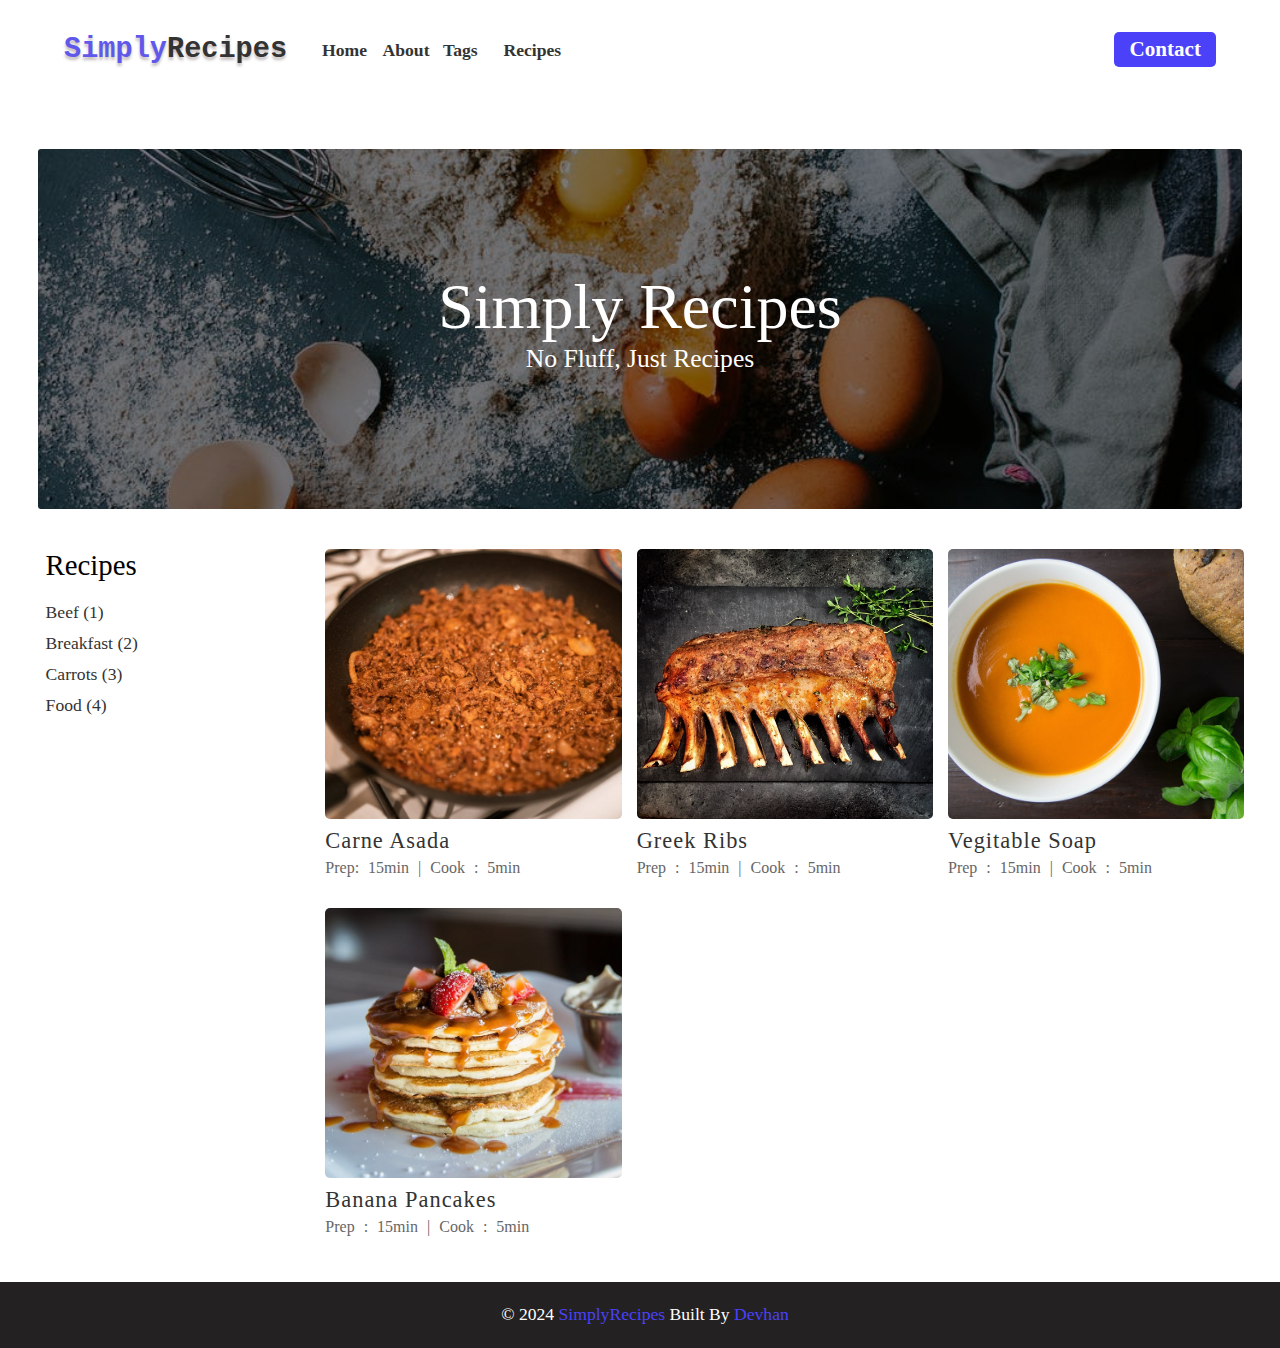
<file: simply/index.html>
<!DOCTYPE html>
<html lang="en">

<head>
    <meta charset="UTF-8">
    <meta name="viewport" content="width=device-width, initial-scale=1.0">
    <title>simply recipes</title>
    <link rel="stylesheet" href="https://cdnjs.cloudflare.com/ajax/libs/font-awesome/6.6.0/css/all.min.css" />

    <link rel="stylesheet" href="../css/nav-foot.css">
    <link rel="stylesheet" href="../css/style.css">

</head>

<body>
    <nav class="nav-bar">

        <div class="head">
            <a href="./index.html" class="logo"><span>Simply</span>Recipes</a>
            <a href="" class="btn icon"><i class="fa-sharp fa-solid fa-bars"></i>
            </a>
        </div>

        <div class="nav-links">
            <ul>
                <li><a href="./index.html">Home</a></li>
                <li><a href="./about.html">About</a></li>
                <li><a href="./tag.html">Tags</a></li>
                <li><a href="./recipes.html">Recipes</a></li>
            </ul>

            <div><a class="contact btn" href="./contact.html">Contact</a></div>
        </div>

    </nav>

    <section class="landing">
        <div class="inner-box">
            <div class="inner">
                <h1>simply recipes</h1>
                <p>no fluff, just recipes</p>
            </div>
        </div>
    </section>

    <section class="main">

        <div class="container-img">

            <a href="./single-recip.html">
                <img src="../img/recipe-1.jpeg" alt="">
                <h3>Carne Asada</h3>
                <p>Prep: 15min | Cook : 5min</p>
            </a>

            <a href="./single-recip.html">
                <img src="../img/recipe-2.jpeg" alt="">
                <h3> Greek Ribs</h3>
                <p>Prep : 15min | Cook : 5min</p>
            </a>

            <a href="./single-recip.html">
                <img src="../img/recipe-3.jpeg" alt="">

                <h3>Vegitable Soap</h3>
                <p>Prep : 15min | Cook : 5min</p>
            </a>

            <a href="./single-recip.html">
                <img src="../img/recipe-4.jpeg" alt="">
                <h3>Banana Pancakes</h3>
                <p>Prep : 15min | Cook : 5min</p>
            </a>
        </div>

        <div class="Recipes">
            <h4>Recipes</h4>
            <div class="link">
                <a href="./recipes-template.html">Beef (1)</a>
                <a href="./recipes-template.html">Breakfast (2)</a>
                <a href="./recipes-template.html">Carrots (3)</a>
                <a href="./recipes-template.html">Food (4)</a>
            </div>
        </div>
    </section>
    <footer>
        <p>
            &copy; 2024 <span>SimplyRecipes</span> Built By <span>Devhan</span>
        </p>
    </footer>
    <script>
        document.addEventListener('DOMContentLoaded', function () {
            const icon = document.querySelector('.icon');

            icon.addEventListener('click', function (e) {
                e.preventDefault();
                icon.classList.toggle('show');
                const navLinks = document.querySelector('.nav-links');
                navLinks.classList.toggle('show');
            });
            window.addEventListener('resize', function () {
                if (window.innerWidth >= 992) {
                    const navLinks = document.querySelector('.nav-links');
                    navLinks.classList.remove('show');

                }
            });
        });
    </script>

</body>

</html>
</file>
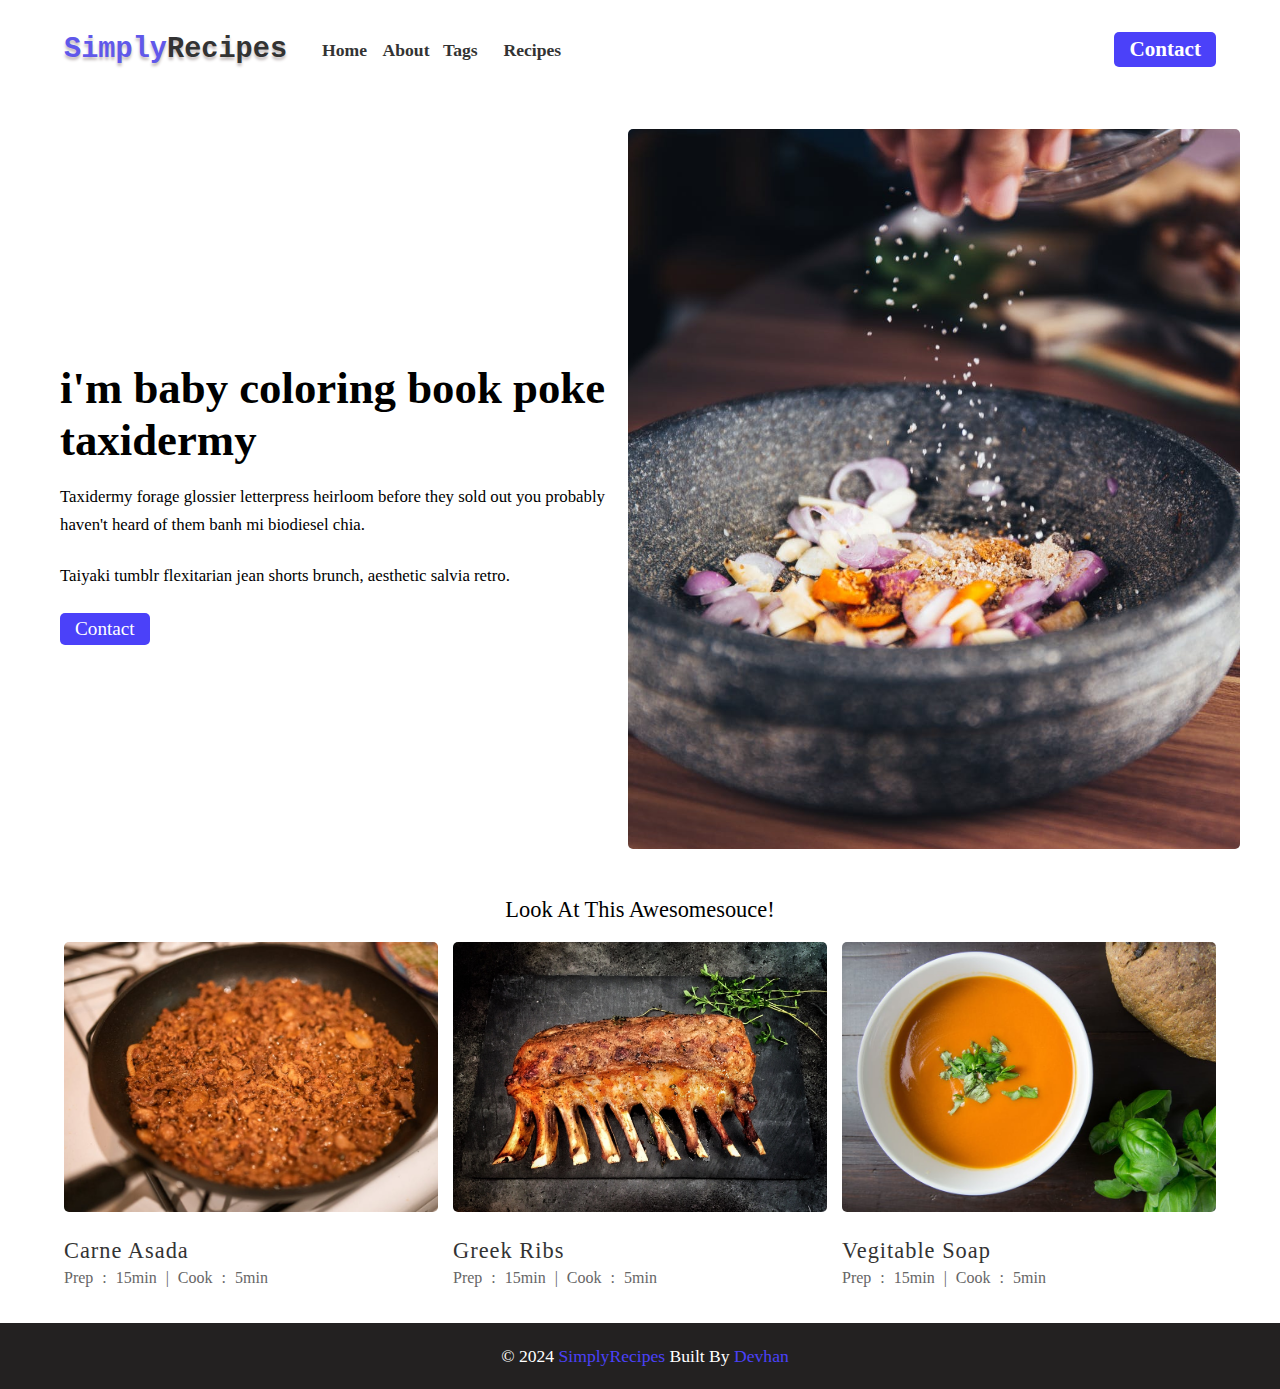
<file: simply/about.html>
<!DOCTYPE html>
<html lang="en">

<head>
    <meta charset="UTF-8">
    <meta name="viewport" content="width=device-width, initial-scale=1.0">
    <title>simply recipes</title>
    <link rel="stylesheet" href="https://cdnjs.cloudflare.com/ajax/libs/font-awesome/6.6.0/css/all.min.css" />
    <link rel="stylesheet" href="../css/about.css">
    <link rel="stylesheet" href="../css/nav-foot.css">
</head>

<body>
    <nav class="nav-bar">

        <div class="head">
            <a href="./index.html" class="logo"><span>Simply</span>Recipes</a>
            <a href="" class="btn icon"><i class="fa-sharp fa-solid fa-bars"></i>
            </a>
        </div>
        <div class="nav-links">
        <ul >
            <li><a href="./index.html">Home</a></li>
            <li><a href="./about.html">About</a></li>
            <li><a href="./tag.html">Tags</a></li>
            <li><a href="./recipes.html">Recipes</a></li>
            
        </ul>
        <div><a class="contact btn" href="./contact.html">Contact</a></div>
        </div>

    </nav>

    <section class="text-img">
        <div class="text">
            <h1>i'm baby coloring book poke taxidermy</h1>
            <p>
                Taxidermy forage glossier letterpress heirloom before they sold out you probably haven't heard of them
                banh
                mi biodiesel chia.
            </p>
            <p>
                Taiyaki tumblr flexitarian jean shorts brunch, aesthetic salvia retro.
            </p>
            <a class="contact" href="./contact.html">Contact</a>
        </div>

        <img src="../img/about.jpeg" alt="">
    </section>

    <section class="look">
        <h2>Look At This Awesomesouce!</h2>
        <div class="img">
           
                <a class="food" href="./single-recip.html">
                    <img src="../img/recipe-1.jpeg" alt="">
                    <h3>Carne Asada</h3>
                    <p>Prep : 15min | Cook : 5min</p>
                </a>

                <a class="food" href="./single-recip.html">
                    <img src="../img/recipe-2.jpeg" alt="">
                    <h3> Greek Ribs</h3>
                    <p>Prep : 15min | Cook : 5min</p>
                </a>

          
                <a class="food" href="./single-recip.html">
                    <img src="../img/recipe-3.jpeg" alt="">
                    <h3>Vegitable Soap</h3>
                    <p>Prep : 15min | Cook : 5min</p>
                </a>

        </div>
    </section>



    <footer>
        <p>
            &copy; 2024 <span>SimplyRecipes</span> Built By <span>Devhan</span>
        </p>
    </footer>

    <script>
      document.addEventListener('DOMContentLoaded', function () {
    const icon = document.querySelector('.icon');

    icon.addEventListener('click', function (e) {
        e.preventDefault();
        icon.classList.toggle('show'); 
        const navLinks = document.querySelector('.nav-links');
        navLinks.classList.toggle('show'); 
    });
    window.addEventListener('resize', function() {
        if (window.innerWidth >= 992) {
            const navLinks = document.querySelector('.nav-links');
            navLinks.classList.remove('show');
           
        }
    });
});
    </script>

</body>

</html>
</file>
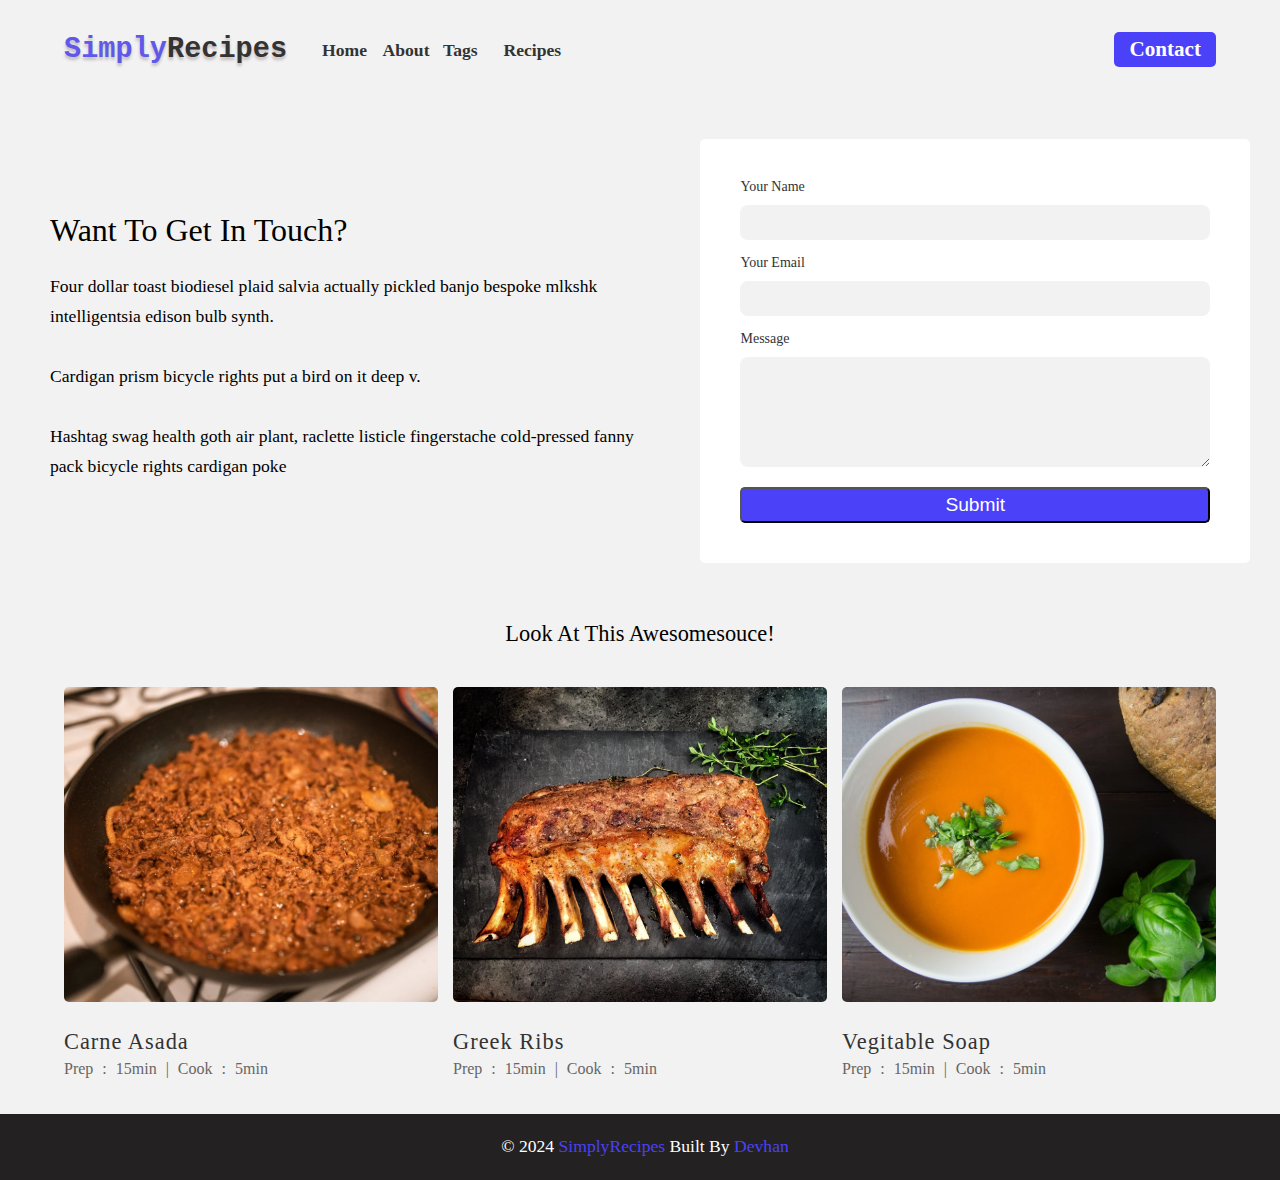
<file: simply/contact.html>
<!DOCTYPE html>
<html lang="en">
<head>
    <meta charset="UTF-8">
    <meta name="viewport" content="width=device-width, initial-scale=1.0">
    <title>simply recipes</title>
    <link rel="stylesheet" href="https://cdnjs.cloudflare.com/ajax/libs/font-awesome/6.6.0/css/all.min.css"  />
    <link rel="stylesheet" href="../css/contact.css">
    <link rel="stylesheet" href="../css/nav-foot.css">
</head>
<body>

    <nav class="nav-bar">

        <div class="head">
            <a href="./index.html" class="logo"><span>Simply</span>Recipes</a>
            <a href="" class="btn icon"><i class="fa-sharp fa-solid fa-bars"></i>
            </a>
        </div>
        <div class="nav-links">
        <ul >
            <li><a href="./index.html">Home</a></li>
            <li><a href="./about.html">About</a></li>
            <li><a href="./tag.html">Tags</a></li>
            <li><a href="./recipes.html">Recipes</a></li>
            
        </ul>
        <div><a class="contact btn" href="./contact.html">Contact</a></div>
        </div>
        </nav>
    <section class="form">
         <div class="text">
            <h1>Want To Get In Touch?</h1>
            <p>
                Four dollar toast biodiesel plaid salvia actually pickled banjo bespoke mlkshk intelligentsia edison bulb synth.
            </p>
            <p>
                Cardigan prism bicycle rights put a bird on it deep v. 
            </p>
            <p>
                Hashtag swag health goth air plant, raclette listicle fingerstache cold-pressed fanny pack bicycle rights cardigan poke
            </p>
         </div>

         <form action="">
            <div class="form-group">
               <label for="">your name</label>
               <input type="text" name="" id="">
            </div>
   
            <div class="form-group">
               <label for="">your email</label>
               <input type="email" name="" id="">
            </div>
   
            <div class="form-group">
               <label for="">message</label>
               <textarea name="" id=""></textarea>
            </div>
   
            <button class="contact" type="button">Submit</button>
   
           </form>

        </section>
           <section class="look">
            <h2>Look At This Awesomesouce!</h2>
            <div class="img">
               
                    <a class="food" href="./single-recip.html">
                        <img src="../img/recipe-1.jpeg" alt="">
                        <h3>Carne Asada</h3>
                        <p>Prep : 15min | Cook : 5min</p>
                    </a>
    
                    <a class="food" href="./single-recip.html">
                        <img src="../img/recipe-2.jpeg" alt="">
                        <h3> Greek Ribs</h3>
                        <p>Prep : 15min | Cook : 5min</p>
                    </a>
    
              
                    <a class="food" href="./single-recip.html">
                        <img src="../img/recipe-3.jpeg" alt="">
                        <h3>Vegitable Soap</h3>
                        <p>Prep : 15min | Cook : 5min</p>
                    </a>
    
            </div>
        </section>
    
    
    
        <footer>
            <p>
                &copy; 2024 <span>SimplyRecipes</span> Built By <span>Devhan</span>
            </p>
        </footer>
    
        <script>
          document.addEventListener('DOMContentLoaded', function () {
        const icon = document.querySelector('.icon');
    
        icon.addEventListener('click', function (e) {
            e.preventDefault();
            icon.classList.toggle('show'); 
            const navLinks = document.querySelector('.nav-links');
            navLinks.classList.toggle('show'); 
        });
        window.addEventListener('resize', function() {
            if (window.innerWidth >= 992) {
                const navLinks = document.querySelector('.nav-links');
                navLinks.classList.remove('show');
               
            }
        });
    });
        </script>
        </script>
    
    </body>
    
    </html>
</file>
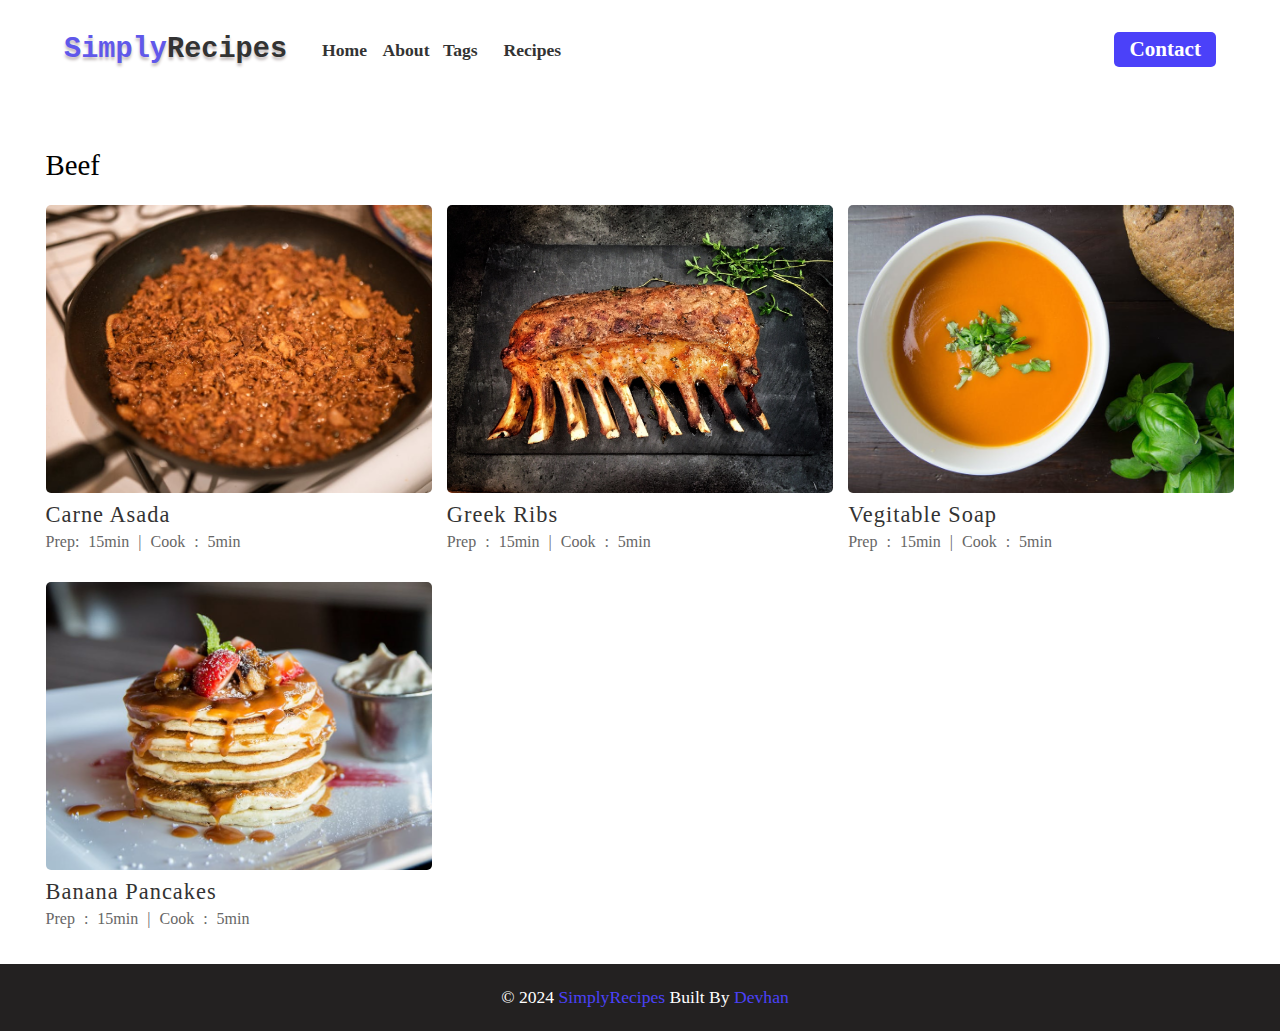
<file: simply/recipes-template.html>
<!DOCTYPE html>
<html lang="en">
<head>
    <meta charset="UTF-8">
    <meta name="viewport" content="width=device-width, initial-scale=1.0">
    <title>simply recipes</title>
    <link rel="stylesheet" href="https://cdnjs.cloudflare.com/ajax/libs/font-awesome/6.6.0/css/all.min.css"  />

    <link rel="stylesheet" href="../css/recipes-templet.css">
    <link rel="stylesheet" href="../css/nav-foot.css">
</head>
<body>
    <nav class="nav-bar">

        <div class="head">
            <a href="./index.html" class="logo"><span>Simply</span>Recipes</a>
            <a href="" class="btn icon"><i class="fa-sharp fa-solid fa-bars"></i>
            </a>
        </div>
        <div class="nav-links">
        <ul >
            <li><a href="./index.html">Home</a></li>
            <li><a href="./about.html">About</a></li>
            <li><a href="./tag.html">Tags</a></li>
            <li><a href="./recipes.html">Recipes</a></li>
            
        </ul>
        <div><a class="contact btn" href="./contact.html">Contact</a></div>
        </div>

    </nav>
  <div class="main">
    <h2>Beef</h2>
    <div class="container-img">

        <a href="./single-recip.html">
            <img src="../img/recipe-1.jpeg" alt="">
            <h3>Carne Asada</h3>
            <p>Prep: 15min | Cook : 5min</p>
        </a>

        <a href="./single-recip.html">
            <img src="../img/recipe-2.jpeg" alt="">
            <h3> Greek Ribs</h3>
            <p>Prep : 15min | Cook : 5min</p>
        </a>

        <a href="./single-recip.html">
            <img src="../img/recipe-3.jpeg" alt="">

            <h3>Vegitable Soap</h3>
            <p>Prep : 15min | Cook : 5min</p>
        </a>

        <a href="./single-recip.html">
            <img src="../img/recipe-4.jpeg" alt="">
            <h3>Banana Pancakes</h3>
            <p>Prep : 15min | Cook : 5min</p>
        </a>
    </div>
</div>
    <footer>
        <p>
            &copy; 2024 <span>SimplyRecipes</span> Built By <span>Devhan</span>
        </p>
    </footer>

    <script>
      document.addEventListener('DOMContentLoaded', function () {
    const icon = document.querySelector('.icon');

    icon.addEventListener('click', function (e) {
        e.preventDefault();
        icon.classList.toggle('show'); 
        const navLinks = document.querySelector('.nav-links');
        navLinks.classList.toggle('show'); 
    });
    window.addEventListener('resize', function() {
        if (window.innerWidth >= 992) {
            const navLinks = document.querySelector('.nav-links');
            navLinks.classList.remove('show');
           
        }
    });
});
    </script>
</body>
</html>
</file>
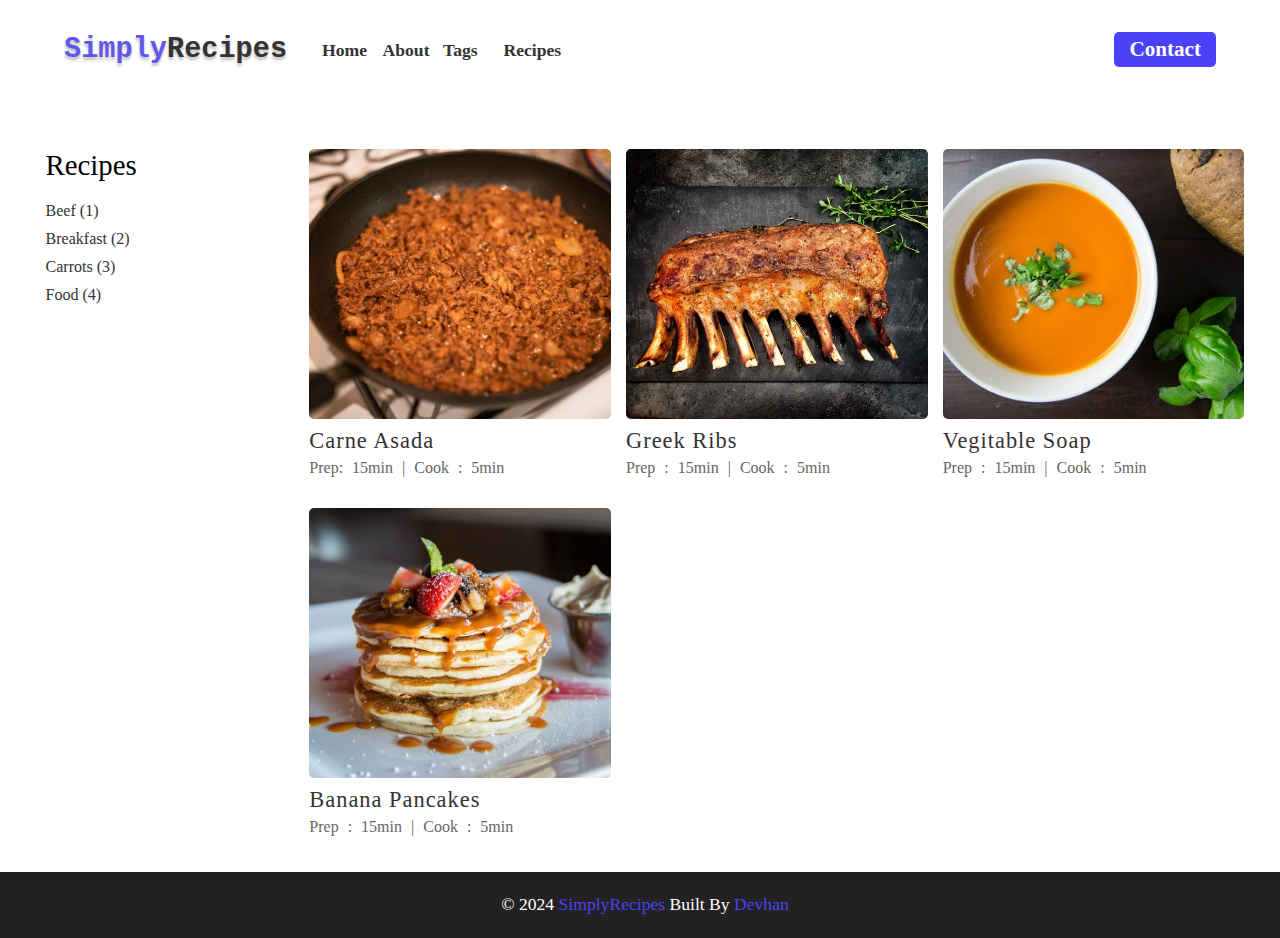
<file: simply/recipes.html>
<!DOCTYPE html>
<html lang="en">

<head>
    <meta charset="UTF-8">
    <meta name="viewport" content="width=device-width, initial-scale=1.0">
    <title>simply recipes</title>
    <link rel="stylesheet" href="https://cdnjs.cloudflare.com/ajax/libs/font-awesome/6.6.0/css/all.min.css" />

    <link rel="stylesheet" href="../css/recipes.css">
    <link rel="stylesheet" href="../css/nav-foot.css">
</head>

<body>

    <nav class="nav-bar">

        <div class="head">
            <a href="./index.html" class="logo"><span>Simply</span>Recipes</a>
            <a href="" class="btn icon"><i class="fa-sharp fa-solid fa-bars"></i>
            </a>
        </div>
        <div class="nav-links">
        <ul >
            <li><a href="./index.html">Home</a></li>
            <li><a href="./about.html">About</a></li>
            <li><a href="./tag.html">Tags</a></li>
            <li><a href="./recipes.html">Recipes</a></li>
            
        </ul>
        <div><a class="contact btn" href="./contact.html">Contact</a></div>
        </div>

    </nav>

    <section class="main">

        <div class="container-img">

            <a href="./single-recip.html">
                <img src="../img/recipe-1.jpeg" alt="">
                <h3>Carne Asada</h3>
                <p>Prep: 15min | Cook : 5min</p>
            </a>

            <a href="./single-recip.html">
                <img src="../img/recipe-2.jpeg" alt="">
                <h3> Greek Ribs</h3>
                <p>Prep : 15min | Cook : 5min</p>
            </a>

            <a href="./single-recip.html">
                <img src="../img/recipe-3.jpeg" alt="">

                <h3>Vegitable Soap</h3>
                <p>Prep : 15min | Cook : 5min</p>
            </a>

            <a href="./single-recip.html">
                <img src="../img/recipe-4.jpeg" alt="">
                <h3>Banana Pancakes</h3>
                <p>Prep : 15min | Cook : 5min</p>
            </a>
        </div>

        <div class="Recipes">
            <h4>Recipes</h4>
            <div class="link">
                <a href="./recipes-template.html">Beef (1)</a>
                <a href="./recipes-template.html">Breakfast (2)</a>
                <a href="./recipes-template.html">Carrots (3)</a>
                <a href="./recipes-template.html">Food (4)</a>
            </div>
        </div>
    </section>

    <footer>
        <p>
            &copy; 2024 <span>SimplyRecipes</span> Built By <span>Devhan</span>
        </p>
    </footer>

    <script>
        document.addEventListener('DOMContentLoaded', function () {
            const icon = document.querySelector('.icon');

            icon.addEventListener('click', function (e) {
                e.preventDefault();
                icon.classList.toggle('show');
                const navLinks = document.querySelector('.nav-links');
                navLinks.classList.toggle('show');
            });
            window.addEventListener('resize', function () {
                if (window.innerWidth >= 992) {
                    const navLinks = document.querySelector('.nav-links');
                    navLinks.classList.remove('show');

                }
            });
        });
    </script>

</body>

</html>
</file>
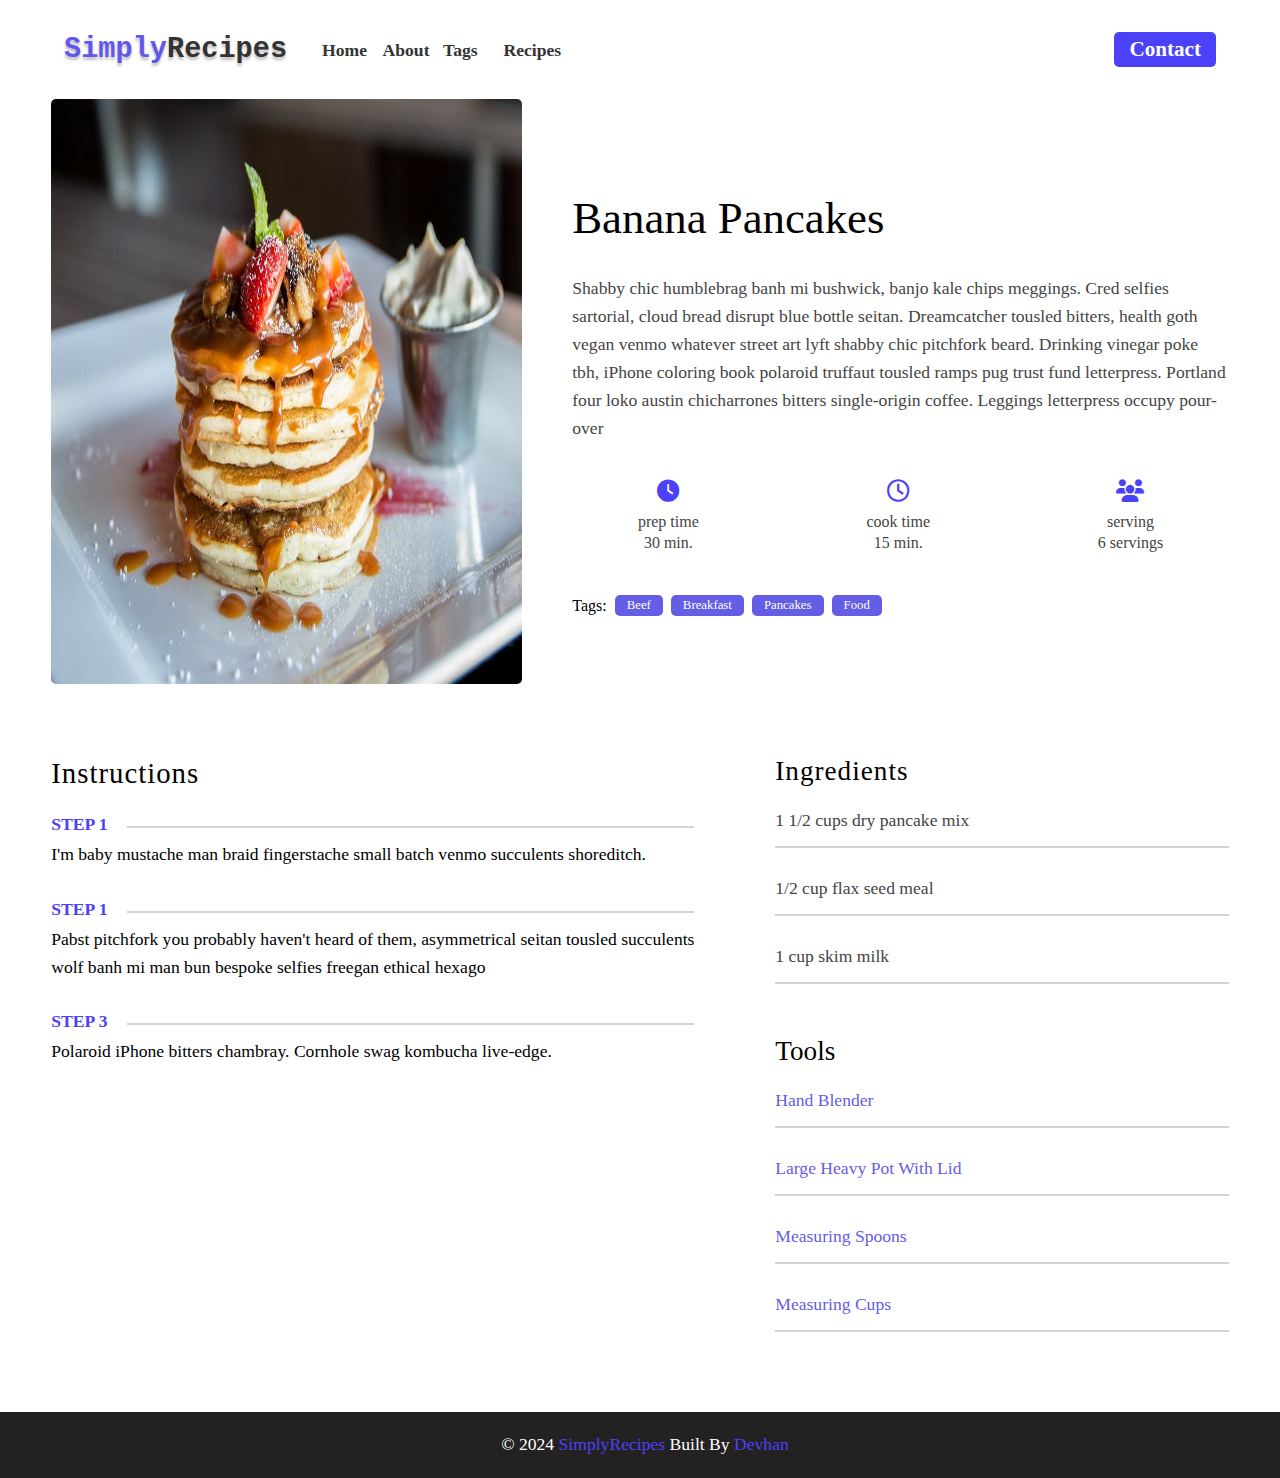
<file: simply/single-recip.html>
<!DOCTYPE html>
<html lang="en">

<head>
    <meta charset="UTF-8">
    <meta name="viewport" content="width=device-width, initial-scale=1.0">
    <title>simply recipes</title>
    <link rel="stylesheet" href="https://cdnjs.cloudflare.com/ajax/libs/font-awesome/6.6.0/css/all.min.css" />

    <link rel="stylesheet" href="../css/nav-foot.css">
    <link rel="stylesheet" href="../css/single.css">
</head>

<body>

    <nav class="nav-bar">

        <div class="head">
            <a href="./index.html" class="logo"><span>Simply</span>Recipes</a>
            <a href="" class="btn icon"><i class="fa-sharp fa-solid fa-bars"></i>
            </a>
        </div>
        <div class="nav-links">
            <ul>
                <li><a href="./index.html">Home</a></li>
                <li><a href="./about.html">About</a></li>
                <li><a href="./tag.html">Tags</a></li>
                <li><a href="./recipes.html">Recipes</a></li>

            </ul>
            <div><a class="contact btn" href="./contact.html">Contact</a></div>
        </div>
        </div>
    </nav>

    <section class="img-text">
        <img src="../img/recipe-4.jpeg" alt="">

        <div class="main-part">
            <div class="text">
                <h1>Banana Pancakes</h1>
                <p>Shabby chic humblebrag banh mi bushwick, banjo kale chips meggings. Cred selfies sartorial, cloud
                    bread disrupt blue bottle seitan. Dreamcatcher tousled bitters, health goth vegan venmo whatever
                    street art lyft shabby chic pitchfork beard. Drinking vinegar poke tbh, iPhone coloring book
                    polaroid truffaut tousled ramps pug trust fund letterpress. Portland four loko austin chicharrones
                    bitters single-origin coffee. Leggings letterpress occupy pour-over</p>
            </div>
            <div class="time-main">
                <div class="each-time">
                    <i class="fa-sharp fa-solid fa-clock"></i>
                    <p class="text">prep time</p>
                    <p class="min">30 min.</p>
                </div>

                <div class="each-time">
                    <i class="fa-sharp fa-regular fa-clock"></i>
                    <p class="text">cook time</p>
                    <p class="min">15 min.</p>
                </div>

                <div class="each-time">
                    <i class="fa-duotone fa-solid fa-users"></i>
                    <p class="text">serving</p>
                    <p class="min">6 servings</p>
                </div>
            </div>
            <div class="tag">
                <p>Tags: </p>
                <a href="">Beef</a>
                <a href="">Breakfast</a>
                <a href="">Pancakes</a>
                <a href="">Food</a>
            </div>
        </div>
        </section>

        <section class="all-insta">
            <div class="instructions">
                <h2>instructions</h2>
                <div class="each">
                <span>step 1</span> 
                <p class="han">I'm baby mustache man braid fingerstache small batch venmo succulents
                    shoreditch.
                </p>
            </div>
            <div class="each">
                <span>step 1</span> 
                <p> Pabst pitchfork you probably haven't heard of them, asymmetrical seitan tousled
                    succulents wolf banh
                    mi man bun bespoke selfies freegan ethical hexago
                </p>
                </div>
                <div class="each">
                <span>step 3</span>
                <p>  Polaroid iPhone bitters chambray. Cornhole swag kombucha live-edge.

                </p>
            </div>

            </div>

            <div class="ing-tool">
                <div class="ingridint">
                    <h2>Ingredients</h2>
                    <p>1 1/2 cups dry pancake mix</p>
                    <p>1/2 cup flax seed meal</p>
                    <p>1 cup skim milk</p>
                </div>
                <div class="tool">
                    <h2>Tools</h2>
                    <p>Hand Blender</p>
                    <p>Large Heavy Pot With Lid</p>
                    <p>Measuring Spoons</p>
                    <p>Measuring Cups</p>
                </div>
            </div>
        </section>
    
        <footer>
            <p>
                &copy; 2024 <span>SimplyRecipes</span> Built By <span>Devhan</span>
            </p>
        </footer>

        <script>
            document.addEventListener('DOMContentLoaded', function () {
                const icon = document.querySelector('.icon');

                icon.addEventListener('click', function (e) {
                    e.preventDefault();
                    icon.classList.toggle('show');
                    const navLinks = document.querySelector('.nav-links');
                    navLinks.classList.toggle('show');
                });
                window.addEventListener('resize', function () {
                    if (window.innerWidth >= 992) {
                        const navLinks = document.querySelector('.nav-links');
                        navLinks.classList.remove('show');

                    }
                });
            });
        </script>

</body>

</html>
</file>
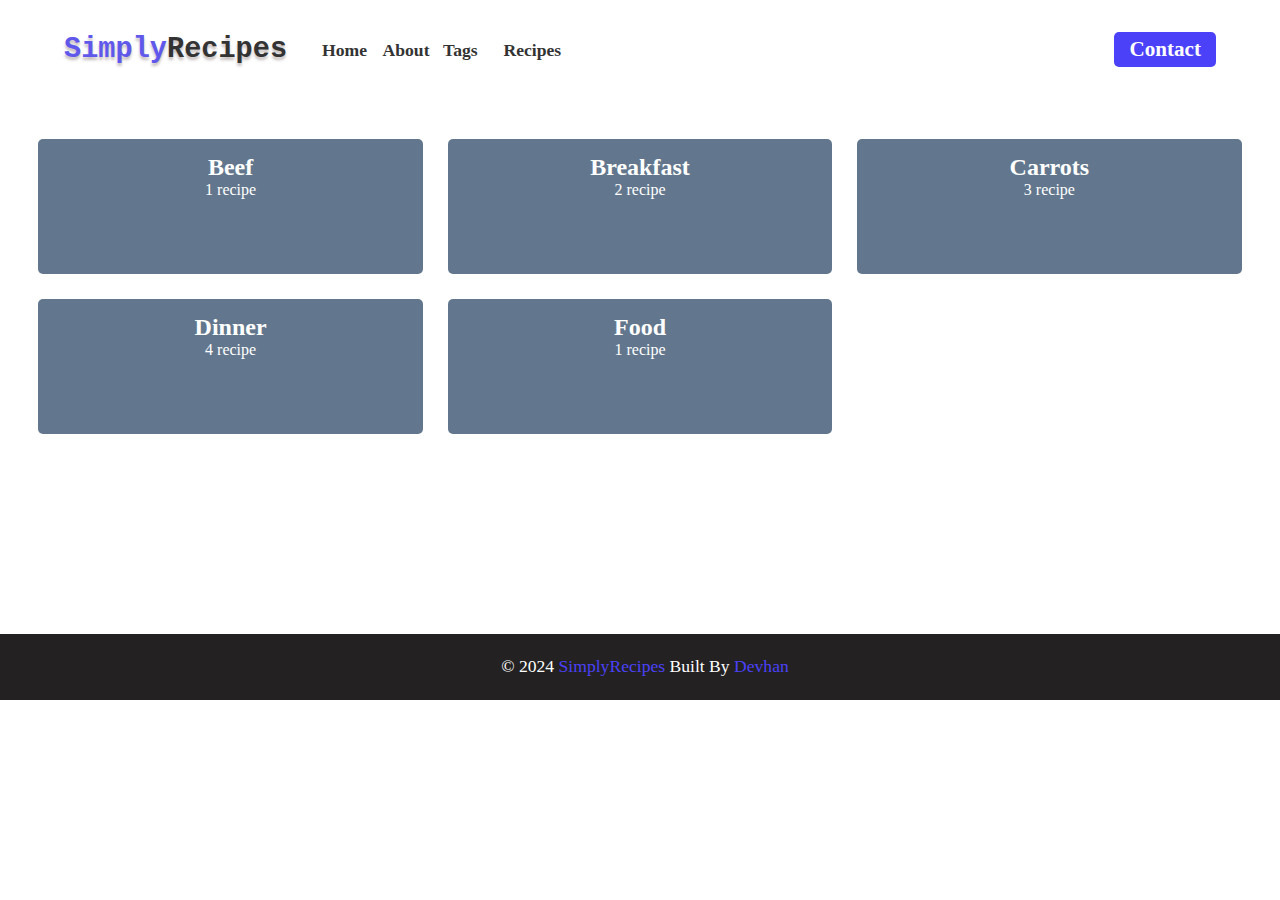
<file: simply/tag.html>
<!DOCTYPE html>
<html lang="en">
<head>
    <meta charset="UTF-8">
    <meta name="viewport" content="width=device-width, initial-scale=1.0">
    <title>simply recipes</title>
    <link rel="stylesheet" href="https://cdnjs.cloudflare.com/ajax/libs/font-awesome/6.6.0/css/all.min.css"  />

    <link rel="stylesheet" href="../css/tag.css">
    <link rel="stylesheet" href="../css/nav-foot.css">
</head>
<body>

    <nav class="nav-bar">

        <div class="head">
            <a href="./index.html" class="logo"><span>Simply</span>Recipes</a>
            <a href="" class="btn icon"><i class="fa-sharp fa-solid fa-bars"></i>
            </a>
        </div>
        <div class="nav-links">
        <ul >
            <li><a href="./index.html">Home</a></li>
            <li><a href="./about.html">About</a></li>
            <li><a href="./tag.html">Tags</a></li>
            <li><a href="./recipes.html">Recipes</a></li>
            
        </ul>
        <div><a class="contact btn" href="./contact.html">Contact</a></div>
        </div>

    </nav>

      <div class="tag">
     
        <a href="./recipes-template.html" class="menu">
            <h2>Beef</h2>
            <p>1 recipe</p>
        </a>
      

        <a href="./recipes-template.html" class="menu">
            <h2>Breakfast</h2>
            <p>2 recipe</p>
        </a>

        <a href="./recipes-template.html" class="menu">
            <h2>Carrots</h2>
            <p>3 recipe</p>
        </a>

        <a href="./recipes-template.html" class="menu">
            <h2>Dinner</h2>
            <p>4 recipe</p>
        </a>

        <a href="./recipes-template.html" class="menu">
            <h2>Food</h2>
            <p>1 recipe</p>
        </a>

        </div>
      

        <footer>
            <p>
                &copy; 2024 <span>SimplyRecipes</span> Built By <span>Devhan</span>
            </p>
        </footer>
    
        <script>
          document.addEventListener('DOMContentLoaded', function () {
        const icon = document.querySelector('.icon');
    
        icon.addEventListener('click', function (e) {
            e.preventDefault();
            icon.classList.toggle('show'); 
            const navLinks = document.querySelector('.nav-links');
            navLinks.classList.toggle('show'); 
        });
        window.addEventListener('resize', function() {
        if (window.innerWidth >= 992) {
            const navLinks = document.querySelector('.nav-links');
            navLinks.classList.remove('show');
           
        }
    });
    });
        </script>
    
    </body>
    
    </html>
</file>
<file: css/nav-foot.css>
@import url('https://fonts.googleapis.com/css2?family=Cookie&family=Poppins:wght@200;300;400;500;600;700;800&family=Roboto:ital,wght@0,100;0,300;0,400;0,500;0,700;0,900;1,100;1,300;1,400;1,500;1,700;1,900&display=swap');

:root {
    --main-clr: #4b41f9;
    --bac-btn-clr: #221ab0;
    --cnst-mrg: 0 auto;
    --cnst-pad: 20px 0;
    --cnst-width: 94%;
}

body {
    padding: 0;
    margin: 0;
    box-sizing: border-box;
    overflow-x: hidden;
}

img {
    width: 100%;
}
a {
    cursor: pointer;
    text-decoration: none;
    color: #333;
}

ul {
    list-style: none;
}

.btn {
    background-color: var(--main-clr);
}

.btn:hover {
    background-color: var(--bac-btn-clr);
}

.nav-bar {
    max-width: 90%;
    margin: 0 auto;
    padding: 20px 0;
    margin-top: 10px;
}

.nav-bar .logo {
    font-family: monospace;
    color: #333;
    font-size: 2.2em;
    font-weight: 800;
    text-shadow: 0px 3px 3px #c4bcbc;

    span {
        color: #6058ea;
    }
}

.icon {
    padding: 5px 12px;
    border-radius: 5px;
    color: white;
    font-size: 1.2em;
}

.contact {
    display: inline-block;
    padding: 5px 15px;
    border-radius: 5px;
    color: white;
    background-color: var(--main-clr);
    font-size: 1.2em;
}

.head {
    display: flex;
    justify-content: space-between;
}

.nav-links {
    display: flex;
    flex-direction: column;
    align-items: center;
    justify-content: center;
    margin: 25px 0;
   font-size: 1.4em;
   font-weight: 500;
   display: none; 
}

.nav-links.show {
  display: flex;
  
}
ul {
    display: flex;
    flex-direction: column;
    align-items: center;
    justify-content: center;
    gap: 20px;
    padding:0 20px;
    margin-top: 20px; 
    width: 100%;
}

li,.nav-links div {
    display: block;
    width: 100%;
    padding: 10px ;
    border-top: 1px solid #333;
    text-align: center;
}

li a:hover {
    color: #4b41f9;
}

footer {
    background-color: #232121;
    padding: 5px;
    width: 100%;
    color: white;
    text-align: center;
    font-size: 1.1em;
    margin-top: 20px;
}

footer p span {
    color: var(--main-clr);
}

@media (min-width:992px) {
 
   
    .nav-bar {
        padding-top: 10px;
        display: flex;
        align-items: center;
        gap: 15px;

    }
    .head .icon {
        display: none;
    }

    .nav-links,
    .nav-links.show {
        display: grid;
        grid-template-columns: 1fr 11fr;
        padding: 0;
        margin: 0;
        font-size: 1.1em;
        font-weight:bold;
    }

    ul {
        display: flex;
        flex-direction: row;
        gap: 5px;
    }

    .nav-links .contact {
        float: right;
    }

    li , .nav-links div {
        border: none;
        padding: 0;
        text-align: left;
    }
}
</file>
<file: css/style.css>
.landing {
    max-width: 94%;
    margin: 50px auto 10px auto;
}

.inner-box {
    padding: 0 20px;
    height: 40vh;
    background: url("../img/main.jpeg") #514e4e;
    background-blend-mode: overlay;
    background-size: cover;
    background-position: center;
    border-radius: 3px;
    display: flex;
    flex-direction: column;
    justify-content: center;
    align-items: center;
}

.inner-box .inner {
    padding: 30px;
    padding-top: 0;
    text-align: center;
    color: white;
    text-transform: capitalize;

}

.inner h1 {
    font-size: 3.2em;
    font-weight: 400;
    margin-bottom: 0;
}

.inner p {
    font-size: 1.6em;
}

.main {
    max-width: 96%;
    margin: 30px auto 20px auto;
}

.container-img {
    display: grid;
    gap: 15px;
    padding: 0 10px;
}

.container-img a h3 {

    font-size: 1.4em;
    font-weight: 400;
    letter-spacing: 1px;
    margin-bottom: 0;
    margin-top: 5px;
}

.container-img a p {
    margin-top: 5px;
    word-spacing: 5px;
    color: #666;
}

.container-img a img {
    height: 45vh;
    object-fit: cover;
    border-radius: 5px;
}

.Recipes {
    padding: 20px;
    margin-bottom: 30px;
}

.main .Recipes h4 {
    font-size: 1.8em;
    font-weight: 400;
    margin-bottom: 20px;

}

.Recipes .link {
    display: grid;
    grid-template-columns: repeat(3, 1fr);
    gap: 10px;
    font-size: 1.1em;
    color: #777;
}

.Recipes .link a:hover {
    color: var(--main-clr);
}

@media (min-width:576px) {

    .container-img {
        grid-template-columns: 1fr 1fr;
    }
    .container-img a img {
        height:30vh;  
    }
}

@media (min-width:768px) {


    .landing .inner-box {
        h1 {
            font-size: 4em;
        }

        p {
            margin-top: 0;
        }
    }
}



@media (min-width:992px) {
    .main {
        padding: 10px;
        display: grid;
        grid-template-columns: 0.5fr 1fr 1fr;
        grid-template-rows: 2fr 1fr;
        gap: 20px;
    }
    .main {
        display: flex;
        justify-content: space-between;
    }
    .Recipes {
        order:1; 
        width: 20%;
        padding: 0 20px;
        
    }
    .Recipes h4{
        margin: 0;
       
    } 
    .Recipes .link {
        display: flex;
        flex-direction: column;
    }
    
    .container-img {
        order: 2;
        width: 80%;
    }

}

@media (min-width:1200px) {
    .container-img {
        grid-template-columns: repeat(3, 1fr);
    }
}
</file>
<file: css/about.css>
.text-img {
    display: flex;
    flex-direction: column;
    margin: 0 20px;
}

.text p {
    font-size: 1.05em;
    line-height: 28px;
    margin-bottom: 23px;
    max-width: 600px;
}

.text h1 {
    font-size: 2.8em;
    margin-bottom: 5px;
    font-weight: 800;
}

.text a:hover {
    background-color: var(--bac-btn-clr);
}

.text-img img {
    height: 58vh;
    object-fit: cover;
    border-radius: 5px;
    margin: 30px 0 30px 0;
}
.look {
    max-width: 90%;
    margin: 0 auto;
}

.look h2 {
    text-align: center;
    text-align: center;
    font-size: 1.4em;
    font-weight: 200;
}

.look .img {
    display: grid;
    gap: 5px;
}

.img img {
    height: 50vh;
    object-fit: cover;
    border-radius: 5px;
}

.img h3 {
    font-size: 1.4em;
    font-weight: 400;
    margin-bottom: 0;
    letter-spacing: 1px;
}

.img p {
    margin-top: 5px;
    word-spacing: 5px;
    color: #666;
}


@media(min-width:576px) {
    .look .img {
        display: grid;
        grid-template-columns: repeat(2, 1fr);
        gap: 15px;
    }

    .img img {
        width: 100%;
        height: 30vh;
    }

}

@media (min-width:992px) {
    .text-img {
        padding: 0 20px;
        flex-direction: row;
        justify-content: space-between;
    }

    .text-img .text {
        max-width: 100%;
        align-self: center;
        padding: 20px;
        text-align: start;
    }

    .text-img img {
        width: 70%;
        height: 80vh;
    }

}

@media(min-width:1200px)
{
   .look .img {
        grid-template-columns: repeat(3, 1fr);
        
    }
}
</file>
<file: css/contact.css>
body {
    background-color: #f2f2f2;
}

form {
    background-color: #fff;
    padding: 40px 40px;
    margin: 40px 30px;
    border-radius: 5px;
    max-width: 500px;
}

.text {
    padding: 1px 30px;
}

.text h1 {
    font-size: 2em;
    font-weight: 500;
}

 .text p {
    font-size: 1.1em;
    margin-bottom: 30px;
    line-height: 30px;
}

.form-group {
    display: flex;
    flex-direction: column;
    gap: 10px;
    margin-bottom: 15px;
    text-transform: capitalize;
    font-size: 14px;
    color: #333;
}

.form-group input {

    padding: 10px;
    border-radius: 8px;
    background-color: #f2f2f2;
    border: none;

}

.form-group textarea {
    padding: 40px;
    border-radius: 8px;
    background-color: #f2f2f2;
    border: none;
}

form .contact {
    display: block;
    width: 100%;
    margin-top: 20px;

}

.look {
    max-width: 90%;
    margin: 0 auto;
}

.look h2 {
    text-align: center;
    text-align: center;
    font-size: 1.4em;
    font-weight: 200;
}

.look .img {
    margin-top: 40px;
    display: grid;
    gap: 5px;
}

.img img {
    height: 50vh;
    object-fit: cover;
    border-radius: 5px;
}

.img h3 {
    font-size: 1.4em;
    font-weight: 400;
    margin-bottom: 0;
    letter-spacing: 1px;
}

.img p {
    margin-top: 5px;
    word-spacing: 5px;
    color: #666;
}

@media(min-width:576px) {
    .look .img {
        grid-template-columns: 1fr 1fr;
        gap: 15px;
    }

    .img img {
        height: 35vh;
    }
}

@media(min-width:992px) {
    .form {
        display: grid;
        grid-template-columns: 1.1fr 1fr;
        align-items: center;
    }

    .text {
        padding-left: 50px;
    }

}

@media(min-width:1200px) {
    .look .img {
        grid-template-columns: repeat(3, 1fr);
    }
}
</file>
<file: css/recipes-templet.css>
.main {
    margin-top: 50px;
    max-width: 96%;
    margin:50px auto 20px auto ;
}
.main h2 {
    padding-left: 20px;
    font-size: 1.8em;
    font-weight: 400;
}
.container-img {
    display: grid;
    gap: 15px;
   padding: 0 20px;
}
.container-img  a h3 {

   font-size: 1.4em;
   font-weight: 400;
   letter-spacing: 1px;
   margin-bottom: 0;
   margin-top: 5px;
}

.container-img a p {
   margin-top: 5px;
   word-spacing: 5px;
   color: #666;
}

.container-img a img {
   height: 48vh;
   object-fit: cover;
   border-radius: 5px;
}

@media (min-width:576px) {
    .container-img {
        grid-template-columns: 1fr 1fr;
    }
    .container-img a img {
        height:32vh;
        
    }
  
}

@media (min-width:1200px) {
    .container-img {
        grid-template-columns: repeat(3, 1fr);
    }
}
</file>
<file: css/recipes.css>
.main {
    max-width: 96%;
    margin:50px auto 20px auto ;
}

.container-img {
     display: grid;
     gap: 15px;
    padding: 0 10px;
}
.container-img  a h3 {

    font-size: 1.4em;
    font-weight: 400;
    letter-spacing: 1px;
    margin-bottom: 0;
    margin-top: 5px;
}

.container-img a p {
    margin-top: 5px;
    word-spacing: 5px;
    color: #666;
}

.container-img a img {
    height: 45vh;
    object-fit: cover;
    border-radius: 5px;
}

.Recipes {
    padding: 20px;
    margin-bottom: 30px;
}

.main .Recipes h4 {
    font-size: 1.8em;
    font-weight: 400;
    margin-bottom: 20px;

}

.Recipes .link {
    display: grid;
    grid-template-columns: repeat(3, 1fr);
    gap: 10px;
    font-size: 1em;
    color: #777;
}
.Recipes .link a:hover {
    color: var(--main-clr);
}

@media (min-width:576px) {
    .container-img {
        grid-template-columns: 1fr 1fr;
    }
    .container-img a img {
        height:30vh;
        
    }
  
}
@media (min-width:992px)
{
    .main {
        display: flex;
        justify-content: space-between;
    }
    .Recipes {
        order:1; 
        width: 20%;
        padding: 0 20px;
        
    }
    .Recipes h4{
        margin: 0;
       
    } 
    .Recipes .link {
        display: flex;
        flex-direction: column;
    }
    
    .container-img {
        order: 2;
        width: 80%;
    }

}

@media (min-width:1200px) {
    .container-img {
        grid-template-columns: repeat(3, 1fr);
    }
}
</file>
<file: css/single.css>
.img-text,
.all-insta {

    width: 92%;
    margin: 50px auto;
}

.img-text img {
    height: 65vh;
    border-radius: 5px;
}

.main-part .text {
    display: flex;
    flex-direction: column;
}

.text h1 {
    margin: 40px 0 30px 0;
    font-size: 2.8em;
    font-weight: 500;
}

.text p {
    font-size: 1.1em;
    line-height: 1.6em;
    color: #454444;
    margin-top: 0;

}

.main-part .time-main {
    width: 80%;
    margin: 20px auto;
    display: flex;
    align-items: center;
    justify-content: space-between;
    line-height: 5px;
    text-align: center;
    color: #444;
}

.each-time i {
    font-size: 1.4em;
    color: #4b41f9;
}

.tag {
    display: flex;
    gap: 8px;
    align-items: center;
    font-weight: 500;
}

.tag a {
    background-color: #645de5;
    color: white;
    border-radius: 5px;
    padding: 3px 12px;
    font-size: 0.8em;
}

.instructions {
    margin-top: 60px;
}

.instructions h2 {
    font-size: 1.8em;
    font-weight: 500;
    text-transform: capitalize;
    letter-spacing: 1px;
}

.each p {

    max-width: 700px;
    font-size: 1.1em;
    line-height: 1.6em;
    padding: 0;
    margin: 5px 0 30px 0;
}

.each span {
    font-size: 1.1em;
    color: #4b41f9;
    font-weight: 550;
    text-transform: uppercase;
}

.each span::after {
    display: inline-block;
    content: "";
    border-top: 2px solid lightgray;
    width: 84%;
    margin-left: 20px;
    height: 2px;
}

.ingridint {
    margin-top: 60px;
    max-width: 630px;
    width: 100%;
}

.ingridint h2 {
    font-size: 1.7em;
    font-weight: 400;
    letter-spacing: 1px;
}

.ingridint p {
    padding-bottom: 15px;
    border-bottom: 2px solid lightgray;
    margin-bottom: 30px;
    font-size: 1.1em;
    color: #444;
}

.tool {
    margin-top: 60px;
    max-width: 630px;
    width: 100%;
}

.tool h2 {
    font-size: 1.7em;
    font-weight: 300;
}

.tool p {
    padding-bottom: 15px;
    border-bottom: 2px solid lightgray;
    margin-bottom: 30px;
    font-size: 1.1em;
    color: #645de5;

}

@media (min-width:992px) {

    .img-text {
        display: flex;
        gap: 50px;
        justify-content: space-between;
        align-items: center;
        margin: 0 auto;
    }

    .all-insta {
        display: flex;
        justify-content: space-between;
        gap: 50px;
        align-items: flex-start;

    }

    .ingridint {
        margin-top: 0;
    }

    .instructions {
        max-width: 60%;
        margin: 0;
    }


    .ing-tool {
        width: 40%;
        display: flex;
        flex-direction: column;
        justify-content: space-between;
        align-items: center;
    }

    .tool {
        margin: 0;
    }

    .img-text img {
        width: 40%;
    }

    .main-part {
        width: 60%;
    }

}
</file>
<file: css/tag.css>
.tag {
    display: grid;
    gap: 25px;
    padding: var(--cnst-pad);
    margin: var(--cnst-mrg);
    width: var(--cnst-width);
    padding-top: 40px;
}

.tag .menu {
    background-color: rgb(98, 119, 141);
    color: white;
    text-align: center;
    height: 15vh;
    border-radius: 5px;
    transition: background-color 1s ease-out;

}

.tag a:hover {
    background-color: var(--main-clr);
}

.menu p {
    margin: 0;


}

.menu h2 {
    margin: 0;
    margin-top: 15px;

}

@media (min-width:576px) {
    .tag {
        grid-template-columns: 1fr 1fr;
    }

}

@media (min-width:998px) {

    .tag {
        grid-template-columns: 1fr 1fr 1fr;
        grid-template-rows: repeat(3,1fr);
    }
}
</file>
